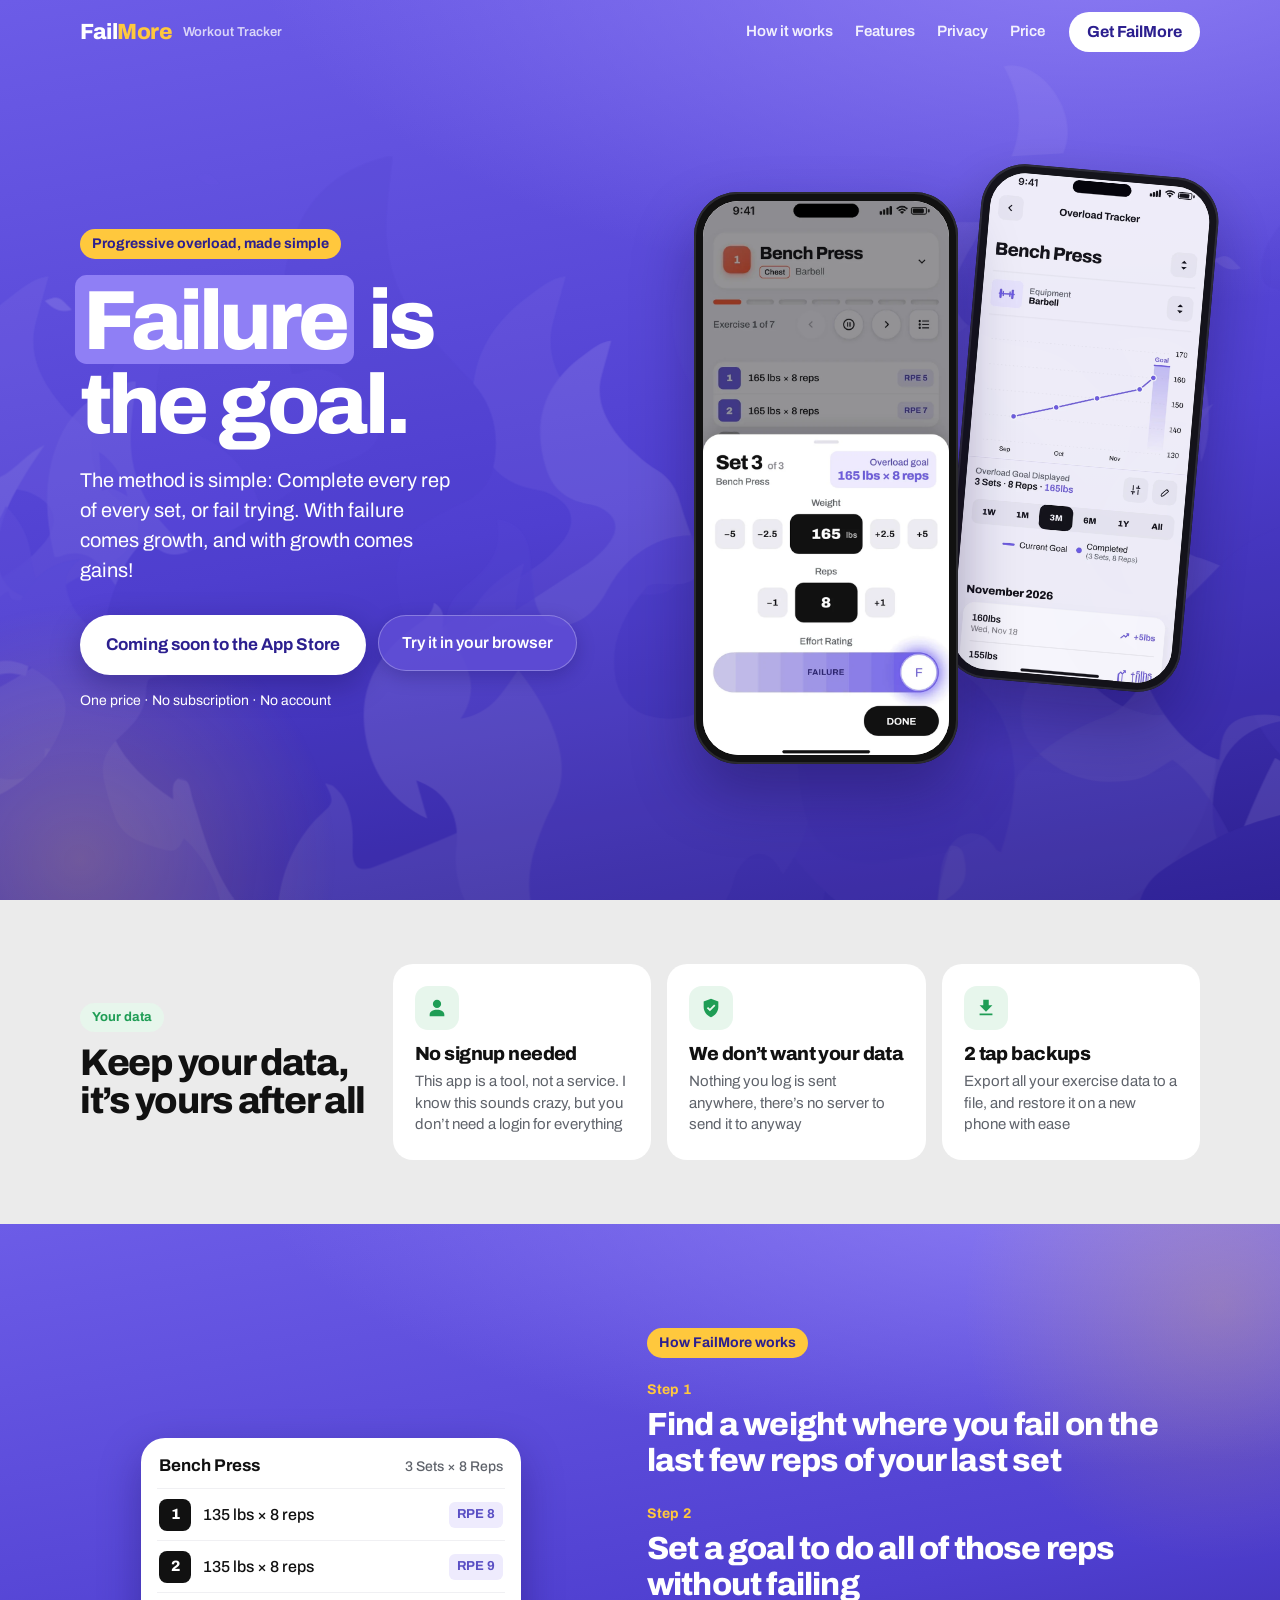
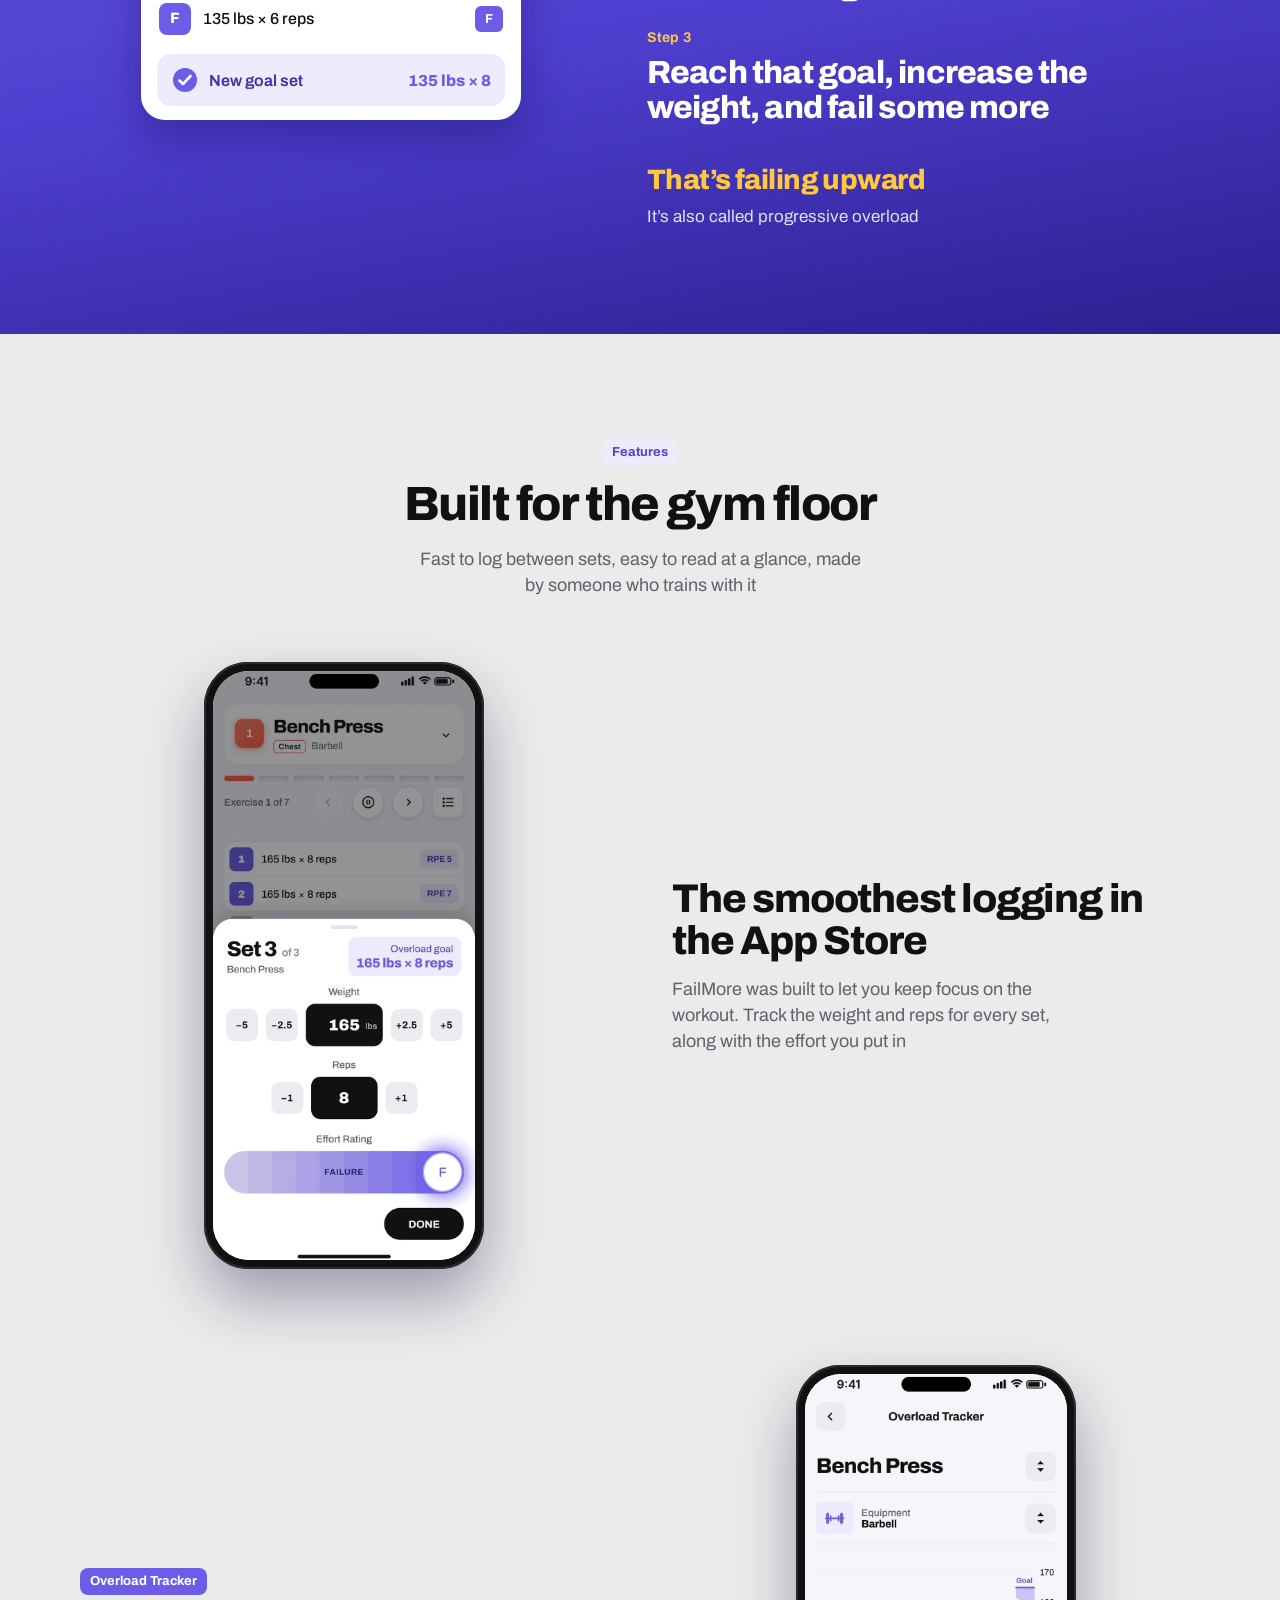
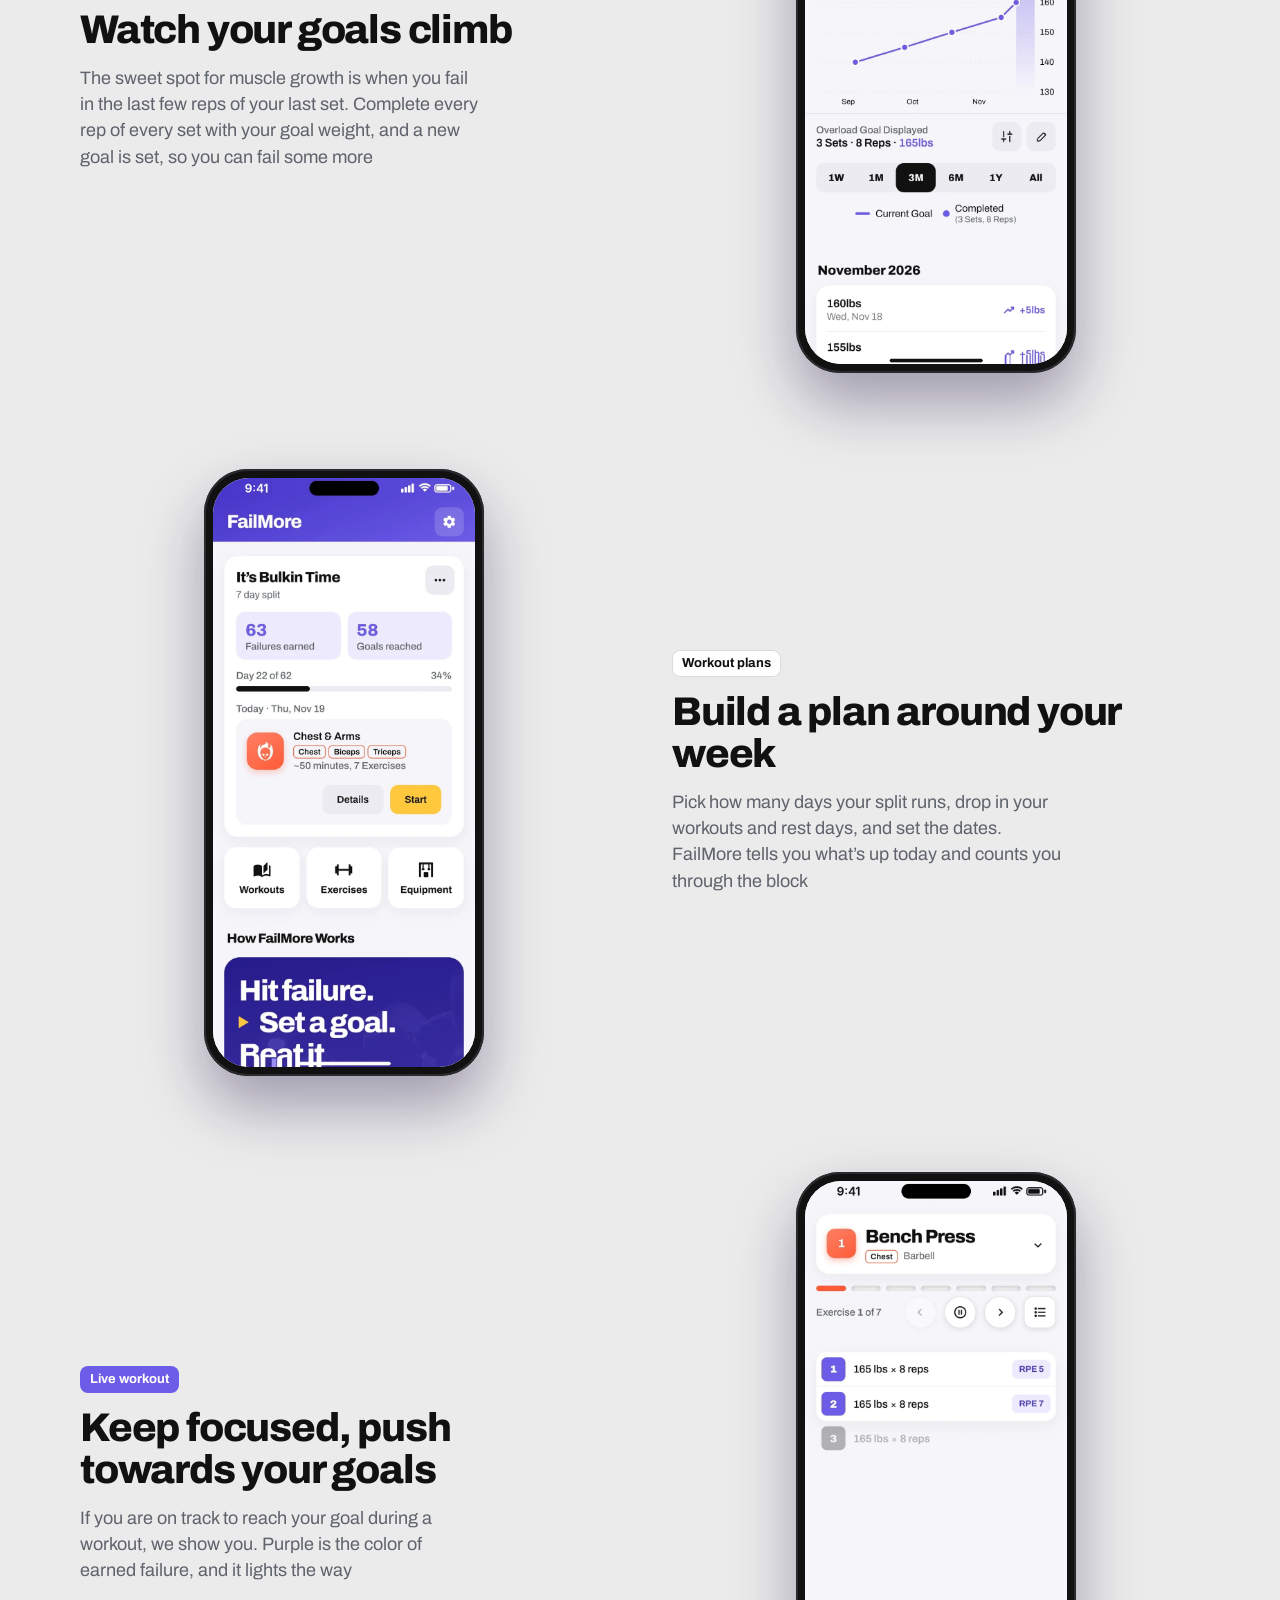
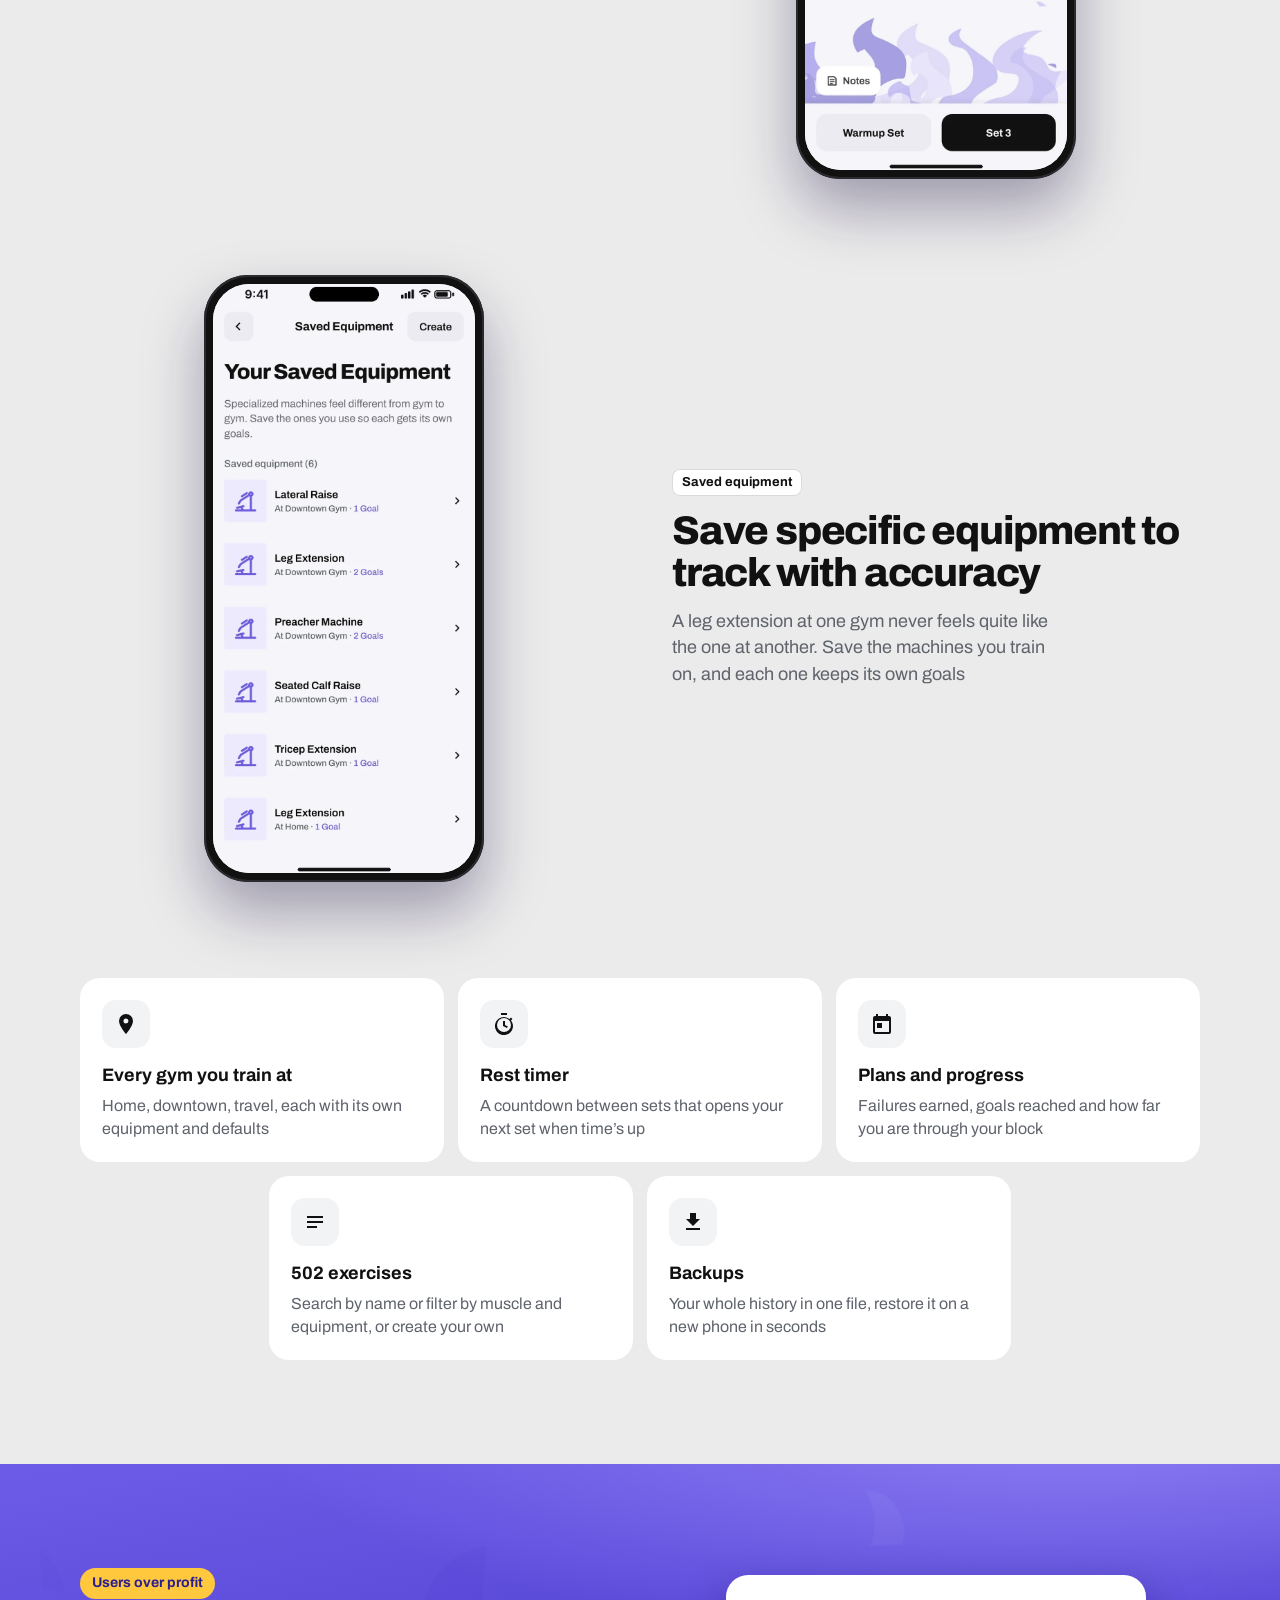
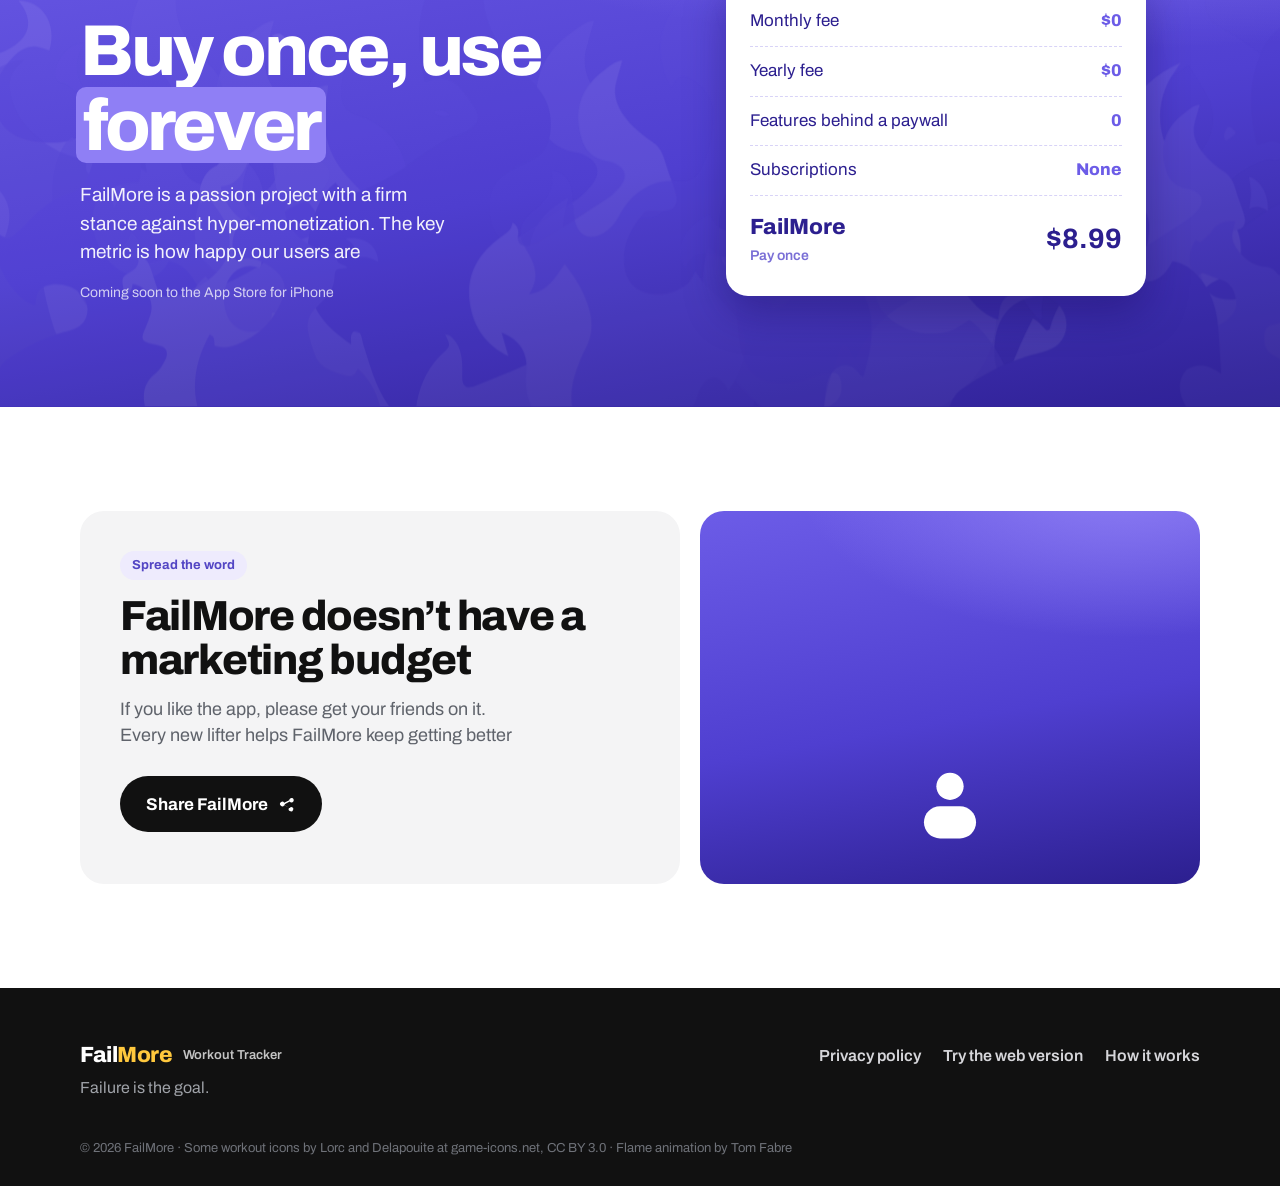
<file: index.html>
<!doctype html>
<html lang="en">
<head>
  <meta charset="utf-8">
  <meta name="viewport" content="width=device-width, initial-scale=1, viewport-fit=cover">
  <title>FailMore: Workout Tracker</title>
  <meta name="description" content="FailMore is a workout tracker that turns your hardest set into your next goal. One price, no subscription, no account, and your data never leaves your phone.">
  <meta name="theme-color" content="#6c5ce7">
  <meta property="og:title" content="FailMore: Failure is the goal.">
  <meta property="og:description" content="FailMore is a quality workout tracker. It’s only $8.99, no subscription. You should get it too!">
  <meta property="og:url" content="https://failmore.app/">
  <meta property="og:image" content="https://failmore.app/assets/og.jpg">
  <link rel="canonical" href="https://failmore.app/">
  <meta property="og:image:width" content="2400">
  <meta property="og:image:height" content="1260">
  <meta name="twitter:card" content="summary_large_image">
  <link rel="icon" href="assets/favicon.svg" type="image/svg+xml">
  <link rel="preload" href="assets/fonts/archivo-latin-wght-normal.woff2" as="font" type="font/woff2" crossorigin>
  <link rel="stylesheet" href="site.css">
</head>
<body>

<!-- ============ NAV ============ -->
<header class="nav" data-nav>
  <a class="logo" href="#top" aria-label="FailMore home">Fail<span>More</span><small>Workout Tracker</small></a>
  <nav class="nav-links" aria-label="Sections">
    <a href="#how">How it works</a>
    <a href="#features">Features</a>
    <a href="#privacy">Privacy</a>
    <a href="#price">Price</a>
  </nav>
  <a class="nav-cta" href="#price">Get FailMore</a>
</header>

<main id="top">

<!-- ============ HERO (vibrant) ============ -->
<section class="hero vib">
  <div class="flame" data-flame></div>
  <div class="glow"></div>
  <div class="wrap hero-grid">
    <div class="hero-copy rise">
      <span class="kicker">Progressive overload, made simple</span>
      <h1><span class="fbox">Failure</span> is<br>the goal.</h1>
      <p class="lead">The method is simple: Complete every rep of every set, or fail trying. With failure comes growth, and with growth comes gains!</p>
      <div class="cta-row">
        <a class="btn" href="#price">Coming soon to the App Store</a>
        <a class="btn2" href="https://ethanholzer.github.io/failup/" target="_blank" rel="noopener">Try it in your browser</a>
      </div>
      <p class="fine">One price · No subscription · No account</p>
    </div>
    <div class="hero-phones">
      <figure class="phone phone-back float-slow"><img src="assets/shots/tracker.webp" alt="The Overload Tracker graph for Bench Press, climbing from 135 to 165 pounds"></figure>
      <figure class="phone phone-front float"><img src="assets/shots/logger.webp" alt="The set logger on set 3 of Bench Press, with a 165 pound goal to beat and the effort slider on F"></figure>
    </div>
  </div>
</section>

<!-- ============ PRIVACY (simple) ============ -->
<section class="sec cream data-sec" id="privacy">
  <div class="wrap data-row">
    <div class="data-head">
      <span class="pill green">Your data</span>
      <h2>Keep your data, it’s yours after all</h2>
    </div>
    <div class="col reveal">
      <span class="col-ic"><svg viewBox="0 0 24 24"><path d="M12 12a4.5 4.5 0 1 0 0-9 4.5 4.5 0 0 0 0 9Zm0 2c-4.4 0-8 2.2-8 5v2h16v-2c0-2.8-3.6-5-8-5Z"/></svg></span>
      <h3>No signup needed</h3>
      <p>This app is a tool, not a service. I know this sounds crazy, but you don’t need a login for everything</p>
    </div>
    <div class="col reveal">
      <span class="col-ic"><svg viewBox="0 0 24 24"><path d="M12 2 4 5v6c0 5 3.4 9.4 8 11 4.6-1.6 8-6 8-11V5l-8-3Zm-1.2 13.6-3.4-3.4 1.4-1.4 2 2 4.6-4.6 1.4 1.4-6 6Z"/></svg></span>
      <h3>We don’t want your data</h3>
      <p>Nothing you log is sent anywhere, there’s no server to send it to anyway</p>
    </div>
    <div class="col reveal">
      <span class="col-ic"><svg viewBox="0 0 24 24"><path d="M19 9h-4V3H9v6H5l7 7 7-7ZM5 18v2h14v-2H5Z"/></svg></span>
      <h3>2 tap backups</h3>
      <p>Export all your exercise data to a file, and restore it on a new phone with ease</p>
    </div>
  </div>
</section>

<!-- ============ HOW IT WORKS (vibrant) ============ -->
<section class="sec vib how" id="how">
  <div class="glow glow-r"></div>
  <div class="wrap how-grid">
    <div class="how-demo">
      <div class="trk" data-trk>
        <div class="trk-head"><span>Bench Press</span><span class="trk-vol">3 Sets × 8 Reps</span></div>
        <div class="trk-row" style="--d:.5s"><span class="trk-n">1</span><span class="trk-t">135 lbs × 8 reps</span><span class="trk-tag">RPE 8</span></div>
        <div class="trk-row" style="--d:1.1s"><span class="trk-n">2</span><span class="trk-t">135 lbs × 8 reps</span><span class="trk-tag">RPE 9</span></div>
        <div class="trk-row f" style="--d:1.7s"><span class="trk-n">F</span><span class="trk-t">135 lbs × 6 reps</span><span class="trk-tag">F</span></div>
        <div class="trk-goal"><svg viewBox="0 0 28 28"><circle cx="14" cy="14" r="12"/><path d="M8.5 14.5l3.5 3.5 7.5-8" pathLength="100"/></svg><span>New goal set</span><b>135 lbs × 8</b></div>
      </div>
    </div>
    <div class="how-copy">
      <span class="kicker">How FailMore works</span>
      <ol class="hsteps">
        <li><span class="hs-k">Step 1</span><h2>Find a weight where you fail on the last few reps of your last set</h2></li>
        <li><span class="hs-k">Step 2</span><h2>Set a goal to do all of those reps without failing</h2></li>
        <li><span class="hs-k">Step 3</span><h2>Reach that goal, increase the weight, and fail some more</h2></li>
      </ol>
      <p class="glitch" data-text="That’s failing upward">That’s failing upward</p>
      <p class="after">It’s also called progressive overload</p>
    </div>
  </div>
</section>

<!-- ============ FEATURES (simple, app flow style) ============ -->
<section class="sec cream" id="features">
  <div class="wrap">
    <div class="sec-head center">
      <span class="pill">Features</span>
      <h2>Built for the gym floor</h2>
      <p>Fast to log between sets, easy to read at a glance, made by someone who trains with it</p>
    </div>

    <article class="feat reveal">
      <figure class="phone"><video src="assets/shots/logger-slide.mp4" poster="assets/shots/logger.webp" autoplay muted loop playsinline preload="metadata" aria-label="The set logger, with the effort slider sliding from failure down to easy and back"></video></figure>
      <div class="feat-copy">
        <h3>The smoothest logging in the App Store</h3>
        <p>FailMore was built to let you keep focus on the workout. Track the weight and reps for every set, along with the effort you put in</p>
      </div>
    </article>

    <article class="feat flip reveal">
      <figure class="phone"><img src="assets/shots/tracker.webp" alt="Overload Tracker with past and current goals" loading="lazy"></figure>
      <div class="feat-copy">
        <span class="tag purple">Overload Tracker</span>
        <h3>Watch your goals climb</h3>
        <p>The sweet spot for muscle growth is when you fail in the last few reps of your last set. Complete every rep of every set with your goal weight, and a new goal is set, so you can fail some more</p>
      </div>
    </article>

    <article class="feat reveal">
      <figure class="phone"><img src="assets/shots/home.webp" alt="The FailMore home screen with an active 7 day split, day 22 of 62, 63 failures earned and 58 goals reached, and today’s workout ready to start" loading="lazy"></figure>
      <div class="feat-copy">
        <span class="tag">Workout plans</span>
        <h3>Build a plan around your week</h3>
        <p>Pick how many days your split runs, drop in your workouts and rest days, and set the dates. FailMore tells you what’s up today and counts you through the block</p>
      </div>
    </article>

    <article class="feat flip reveal">
      <figure class="phone"><img src="assets/shots/session.webp" alt="A live workout with a purple flame rising behind the logged sets" loading="lazy"></figure>
      <div class="feat-copy">
        <span class="tag purple">Live workout</span>
        <h3>Keep focused, push towards your goals</h3>
        <p>If you are on track to reach your goal during a workout, we show you. Purple is the color of earned failure, and it lights the way</p>
      </div>
    </article>

    <article class="feat reveal">
      <figure class="phone"><img src="assets/shots/equipment.webp" alt="Saved Equipment: Lateral Raise, Leg Extension, Preacher Machine, Seated Calf Raise and Tricep Extension machines, each with its own goals" loading="lazy"></figure>
      <div class="feat-copy">
        <span class="tag">Saved equipment</span>
        <h3>Save specific equipment to track with accuracy</h3>
        <p>A leg extension at one gym never feels quite like the one at another. Save the machines you train on, and each one keeps its own goals</p>
      </div>
    </article>

    <div class="grid6">
      <div class="card reveal"><span class="cic"><svg viewBox="0 0 24 24"><path d="M12 2a7 7 0 0 0-7 7c0 5 7 13 7 13s7-8 7-13a7 7 0 0 0-7-7Zm0 9.5A2.5 2.5 0 1 1 12 6.5a2.5 2.5 0 0 1 0 5Z"/></svg></span><b>Every gym you train at</b><p>Home, downtown, travel, each with its own equipment and defaults</p></div>
      <div class="card reveal"><span class="cic"><svg viewBox="0 0 24 24"><path d="M15 1H9v2h6V1Zm4 7.4 1.4-1.4L19 5.6l-1.4 1.4A9 9 0 1 0 19 8.4ZM12 20a7 7 0 1 1 0-14 7 7 0 0 1 0 14Zm1-11h-2v5l4 2 .8-1.6-2.8-1.4V9Z"/></svg></span><b>Rest timer</b><p>A countdown between sets that opens your next set when time’s up</p></div>
      <div class="card reveal"><span class="cic"><svg viewBox="0 0 24 24"><path d="M19 4h-1V2h-2v2H8V2H6v2H5a2 2 0 0 0-2 2v14a2 2 0 0 0 2 2h14a2 2 0 0 0 2-2V6a2 2 0 0 0-2-2Zm0 16H5V9h14v11ZM7 11h5v5H7z"/></svg></span><b>Plans and progress</b><p>Failures earned, goals reached and how far you are through your block</p></div>
      <div class="card reveal"><span class="cic"><svg viewBox="0 0 24 24"><path d="M4 6h16v2H4zM4 11h16v2H4zM4 16h10v2H4z"/></svg></span><b>502 exercises</b><p>Search by name or filter by muscle and equipment, or create your own</p></div>
      <div class="card reveal"><span class="cic"><svg viewBox="0 0 24 24"><path d="M19 9h-4V3H9v6H5l7 7 7-7ZM5 18v2h14v-2H5Z"/></svg></span><b>Backups</b><p>Your whole history in one file, restore it on a new phone in seconds</p></div>
    </div>
  </div>
</section>

<!-- ============ MADE TO BE USED (vibrant) ============ -->
<section class="sec vib price" id="price">
  <div class="flame flame-soft" data-flame></div>
  <div class="wrap price-grid">
    <div class="price-copy">
      <span class="kicker">Users over profit</span>
      <h2>Buy once, use <span class="fbox">forever</span></h2>
      <p class="lead">FailMore is a passion project with a firm stance against hyper-monetization. The key metric is how happy our users are</p>
      <p class="fine">Coming soon to the App Store for iPhone</p>
    </div>
    <div class="receipt reveal">
      <div class="rc-row"><span>Monthly fee</span><b>$0</b></div>
      <div class="rc-row"><span>Yearly fee</span><b>$0</b></div>
      <div class="rc-row"><span>Features behind a paywall</span><b>0</b></div>
      <div class="rc-row"><span>Subscriptions</span><b>None</b></div>
      <div class="rc-total"><span class="rc-name">FailMore<small>Pay once</small></span><b data-price>$8.99</b></div>
    </div>
  </div>
</section>

<!-- ============ SPREAD THE WORD (simple) ============ -->
<section class="sec white">
  <div class="wrap word-grid">
    <div class="word-card reveal">
      <span class="pill">Spread the word</span>
      <h2>FailMore doesn’t have a marketing budget</h2>
      <p>If you like the app, please get your friends on it. Every new lifter helps FailMore keep getting better</p>
      <button class="btn dark" data-share>Share FailMore <svg viewBox="0 0 24 24" aria-hidden="true"><path d="M18 16a3 3 0 0 0-2.4 1.2l-6.7-3.4a3 3 0 0 0 0-1.6l6.7-3.4A3 3 0 1 0 15 7l-6.7 3.4a3 3 0 1 0 0 3.2L15 17a3 3 0 1 0 3-1Z"/></svg></button>
    </div>
    <div class="share-card vib reveal" aria-hidden="true">
      <div class="share-anim" data-share-anim></div>
    </div>
  </div>
</section>

</main>

<footer class="foot">
  <div class="wrap foot-grid">
    <div><a class="logo" href="#top">Fail<span>More</span><small>Workout Tracker</small></a><p>Failure is the goal.</p></div>
    <nav aria-label="Footer">
      <a href="privacy.html">Privacy policy</a>
      <a href="https://ethanholzer.github.io/failup/" target="_blank" rel="noopener">Try the web version</a>
      <a href="#how">How it works</a>
    </nav>
  </div>
  <p class="wrap credits">© 2026 FailMore · Some workout icons by Lorc and Delapouite at game-icons.net, CC BY 3.0 · Flame animation by Tom Fabre</p>
</footer>

<div class="toast" data-toast role="status" aria-live="polite"></div>

<script src="assets/vendor/lottie_light.min.js" defer></script>
<script src="site.js" defer></script>
</body>
</html>
</file>
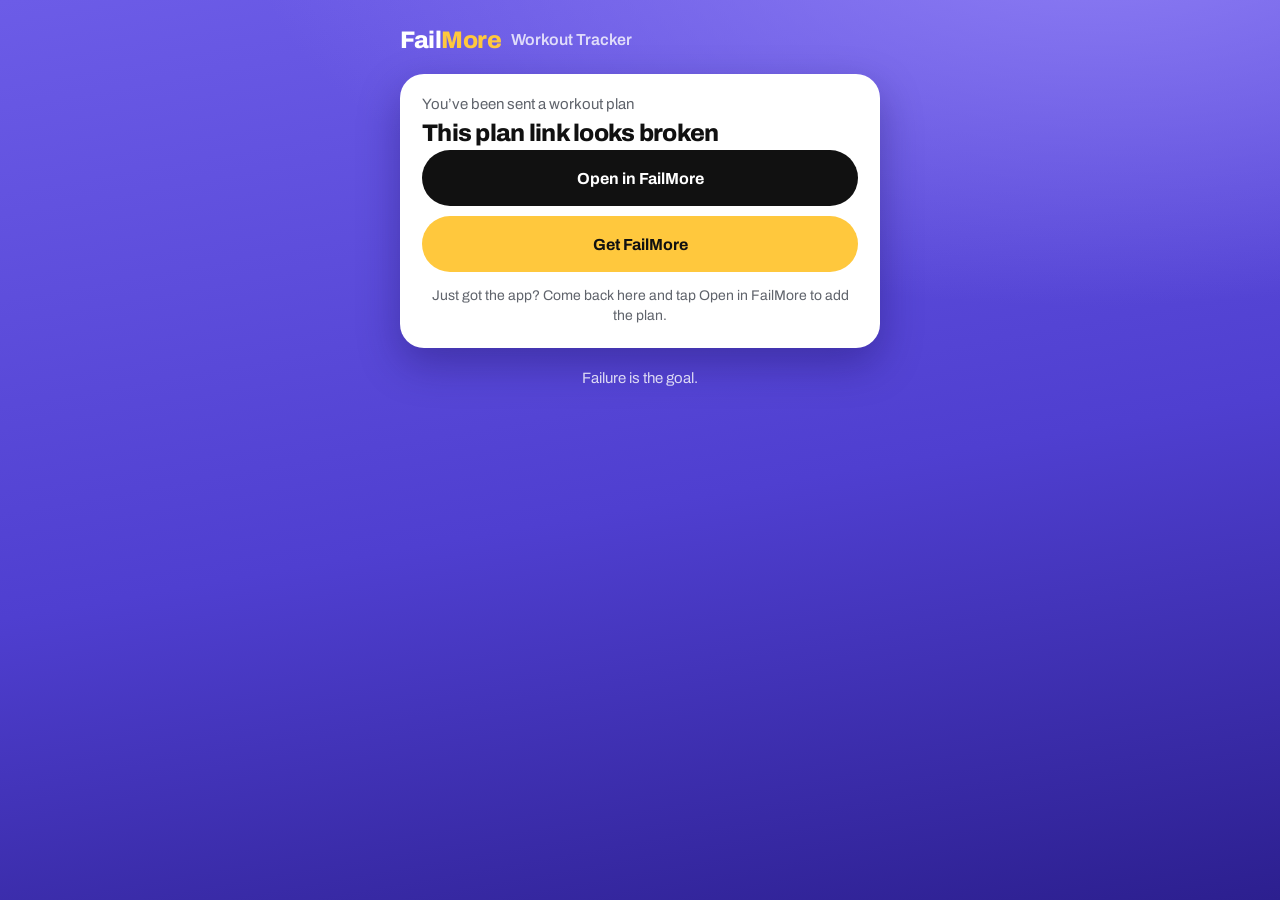
<file: plan/index.html>
<!doctype html>
<html lang="en">
<head>
  <meta charset="utf-8">
  <meta name="viewport" content="width=device-width, initial-scale=1, viewport-fit=cover">
  <title>Sent from FailMore</title>
  <meta name="description" content="Someone sent you a FailMore workout plan. Open it in FailMore and start it on your own schedule.">
  <meta name="theme-color" content="#6c5ce7">
  <meta property="og:title" content="You’ve been sent a FailMore workout plan">
  <meta property="og:description" content="Open it in FailMore and do it together. Failure is the goal.">
  <meta property="og:image" content="https://failmore.app/assets/og.jpg">
  <meta name="twitter:card" content="summary_large_image">
  <meta name="robots" content="noindex">
  <link rel="icon" href="../assets/favicon.svg" type="image/svg+xml">
  <script src="../assets/workout-icons.js"></script>
  <style>
    @font-face { font-family: 'Archivo'; src: url('../assets/fonts/archivo-latin-wght-normal.woff2') format('woff2'); font-weight: 100 900; font-display: swap; }
    :root { --ink: #111; --sec: #5f636b; --purple: #6c5ce7; --lilac: #eeebfd; --yellow: #FFC83D; --bg: #f4f4f7;
      --vib: radial-gradient(120% 80% at 85% -10%, #8f7ff5 0%, rgba(143,127,245,0) 55%), linear-gradient(170deg, #6c5ce7 0%, #4f3fd0 55%, #2c1f8f 100%); }
    * { box-sizing: border-box; }
    body { margin: 0; min-height: 100dvh; font-family: 'Archivo', -apple-system, system-ui, sans-serif; color: var(--ink); background: var(--vib); -webkit-font-smoothing: antialiased; }
    .wrap { width: min(480px, 100% - 32px); margin-inline: auto; padding: max(28px, env(safe-area-inset-top)) 0 max(32px, env(safe-area-inset-bottom)); }
    .brand { display: flex; align-items: center; gap: 10px; margin-bottom: 22px; line-height: 1; }
    .logo { display: inline-block; line-height: 1; color: #fff; font-size: 1.5rem; font-weight: 800; letter-spacing: -.02em; text-decoration: none; }
    .brand-sub { color: rgba(255,255,255,.78); font-size: 1rem; font-weight: 600; line-height: 1; }
    .logo span { color: var(--yellow); }
    .card { background: #fff; border-radius: 24px; padding: 22px; box-shadow: 0 16px 40px rgba(20,10,80,.35); }
    .eyebrow { font-size: .9375rem; color: var(--sec); margin: 0 0 6px; }
    h1 { margin: 0; font-size: 1.875rem; line-height: 1.1; letter-spacing: -.03em; font-weight: 800; }
    .meta { margin: 8px 0 18px; color: var(--sec); font-size: .9375rem; }
    .lineup { list-style: none; margin: 0 0 20px; padding: 6px 14px; background: var(--bg); border-radius: 16px; }
    .lineup li { display: flex; align-items: center; gap: 12px; padding: 10px 0; }
    .lineup li + li { border-top: 1px solid #e6e5ee; }
    .badge { width: 30px; height: 30px; border-radius: 50%; display: grid; place-items: center; flex: none; font-weight: 700; font-size: .8125rem; color: #fff; }
    .badge.sq { border-radius: 8px; background: linear-gradient(145deg, color-mix(in srgb, var(--wc) 78%, #fff) 0%, var(--wc) 100%); }   /* numbered tiles, like a live workout */
    .badge.rest { background: #fff; border: 2px solid #c9c7d3; color: var(--ink); }
    .day b { display: block; font-size: 1rem; }
    .day small { color: var(--sec); font-size: .875rem; }
    .btn { display: flex; align-items: center; justify-content: center; height: 56px; border-radius: 999px; font: inherit; font-weight: 700; font-size: 1rem; text-decoration: none; transition: transform .12s ease; }
    .btn:active { transform: scale(.97); }
    .btn.primary { background: var(--ink); color: #fff; }
    .btn.store { background: var(--yellow); color: var(--ink); margin-top: 10px; }
    .note { margin: 14px 4px 0; color: var(--sec); font-size: .875rem; line-height: 1.4; text-align: center; }
    .broken h1 { font-size: 1.5rem; }
    .title { display: flex; align-items: flex-start; gap: 14px; }   /* the icon stays beside the name even when the tags wrap */
    .tblock { min-width: 0; padding-top: 2px; }
    .title #mark { display: flex; }
    .title #mark:empty { display: none; }
    .mark-grid { display: block; flex: none; }
    .tile { width: 52px; height: 52px; border-radius: 14px; display: grid; place-items: center; flex: none; color: #fff; }
    .tile svg { width: 32px; height: 32px; }
    .tags { display: flex; flex-wrap: wrap; gap: 6px; margin: 4px 0 0; }
    .lineup { margin-top: 18px !important; }
    .mtag { padding: 3px 9px; border-radius: 6px; font-size: .8125rem; font-weight: 600; color: var(--ink); box-shadow: inset 0 0 0 1px var(--wc); }
    .tag { color: rgba(255,255,255,.8); text-align: center; margin-top: 22px; font-size: .9375rem; }
  </style>
</head>
<body>
  <div class="wrap">
    <div class="brand"><a class="logo" href="/">Fail<span>More</span></a><span class="brand-sub">Workout Tracker</span></div>
    <div class="card" id="card">
      <p class="eyebrow" id="eyebrow">You’ve been sent a workout plan</p>
      <div class="title"><span id="mark"></span><div class="tblock"><h1 id="name">Loading your plan</h1><div class="tags" id="tags" hidden></div></div></div>
      <ul class="lineup" id="lineup" hidden></ul>
      <a class="btn primary" id="open" href="#">Open in FailMore</a>
      <a class="btn store" id="store" href="/#price">Get FailMore</a>
      <p class="note" id="note">Just got the app? Come back here and tap Open in FailMore to add the plan.</p>
    </div>
    <p class="tag">Failure is the goal.</p>
  </div>
<script>
  // Set this once FailMore is live in the App Store.
  const APP_STORE_URL = '';
  const code = (location.hash.match(/^#([0-9A-Za-z_-]{8,})$/) || [])[1];
  const $ = id => document.getElementById(id);
  const esc = s => String(s).replace(/[&<>"']/g, c => ({ '&': '&amp;', '<': '&lt;', '>': '&gt;', '"': '&quot;', "'": '&#39;' }[c]));
  if (APP_STORE_URL) { $('store').href = APP_STORE_URL; $('store').textContent = 'Get FailMore on the App Store'; }
  const unb64 = s => { const b = atob(s.replace(/-/g, '+').replace(/_/g, '/') + '==='.slice((s.length + 3) % 4)); return Uint8Array.from(b, c => c.charCodeAt(0)); };
  async function unpack(c) {
    let bytes = unb64(c.slice(1));
    if (c[0] === '1') bytes = new Uint8Array(await new Response(new Blob([bytes]).stream().pipeThrough(new DecompressionStream('deflate-raw'))).arrayBuffer());
    return JSON.parse(new TextDecoder().decode(bytes));
  }
  // a workout's tile: its icon on its color, lighter at the top left (same as the app)
  const tile = w => `<span class="tile" style="background:linear-gradient(145deg, color-mix(in srgb, ${esc(w.c)} 78%, #fff) 0%, ${esc(w.c)} 100%)">${(window.FM_ICONS || {})[w.i] || ''}</span>`;
  // a plan's mark: one square per day of the split in that day's workout color, 3 rows, filled column by column
  function planGrid(p) {
    const days = p.d.slice(0, 10), ROWS = 3, cell = 11, gap = 2.5, n = days.length, rows = Math.min(ROWS, n), cols = Math.ceil(n / ROWS);
    const W = cols * cell + (cols - 1) * gap, H = ROWS * cell + (ROWS - 1) * gap, top = (ROWS - rows) * (cell + gap) / 2;
    const col = d => d === 'r' || !p.w[d] ? '#dddbe6' : esc(p.w[d].c || '#dddbe6');
    return `<svg class="mark-grid" width="${W}" height="${H}" viewBox="0 0 ${W} ${H}" aria-hidden="true">${days.map((d, i) => `<rect x="${Math.floor(i / ROWS) * (cell + gap)}" y="${top + (i % ROWS) * (cell + gap)}" width="${cell}" height="${cell}" rx="2.5" fill="${col(d)}"/>`).join('')}</svg>`;
  }
  function broken() {
    $('card').classList.add('broken');
    $('name').textContent = 'This plan link looks broken';
    $('open').hidden = true;
  }
  (async () => {
    if (!code) return broken();
    let p; try { p = await unpack(code); } catch { return broken(); }
    const kind = p && p.k === 'w' ? 'workout' : 'plan';
    if (!p || !p.n || !Array.isArray(p.w) || (kind === 'plan' && !Array.isArray(p.d))) return broken();
    $('open').href = `failmore://${kind}#` + code;   // the app's own link (works even before universal links are on)
    if (kind === 'workout') {   // one workout: its exercises
      const w = p.w[0];
      document.title = `${p.n}: a FailMore workout`;
      $('eyebrow').textContent = 'You’ve been sent a workout';
      $('note').textContent = 'Just got the app? Come back here and tap Open in FailMore to add the workout.';
      $('name').textContent = p.n;
      $('mark').innerHTML = tile(w);
      const muscles = [...new Set(w.x.map(e => e[2]).filter(Boolean))];
      if (muscles.length) { $('tags').innerHTML = muscles.map(m => `<span class="mtag" style="--wc:${esc(w.c)}">${esc(m)}</span>`).join(''); $('tags').hidden = false; }
      $('lineup').innerHTML = w.x.map((e, i) => `<li><span class="badge sq" style="--wc:${esc(w.c || '#6c5ce7')}">${i + 1}</span><span class="day"><b>${esc(e[1])}</b><small>${e[4]} × ${e[5]} · ${esc(e[3])}</small></span></li>`).join('');
      $('lineup').hidden = false;
      return;
    }
    document.title = `${p.n}: a FailMore workout plan`;
    $('name').textContent = p.n;
    $('mark').innerHTML = planGrid(p);
    $('lineup').innerHTML = p.d.map((d, i) => {
      const w = d === 'r' ? null : p.w[d];
      return w ? `<li><span class="badge" style="background:${esc(w.c || '#6c5ce7')}">${i + 1}</span><span class="day"><b>${esc(w.n)}</b><small>${w.x.length} exercise${w.x.length === 1 ? '' : 's'}</small></span></li>`
               : `<li><span class="badge rest">${i + 1}</span><span class="day"><b>Rest day</b><small>Recovery</small></span></li>`;
    }).join('');
    $('lineup').hidden = false;
  })();
</script>
</body>
</html>
</file>
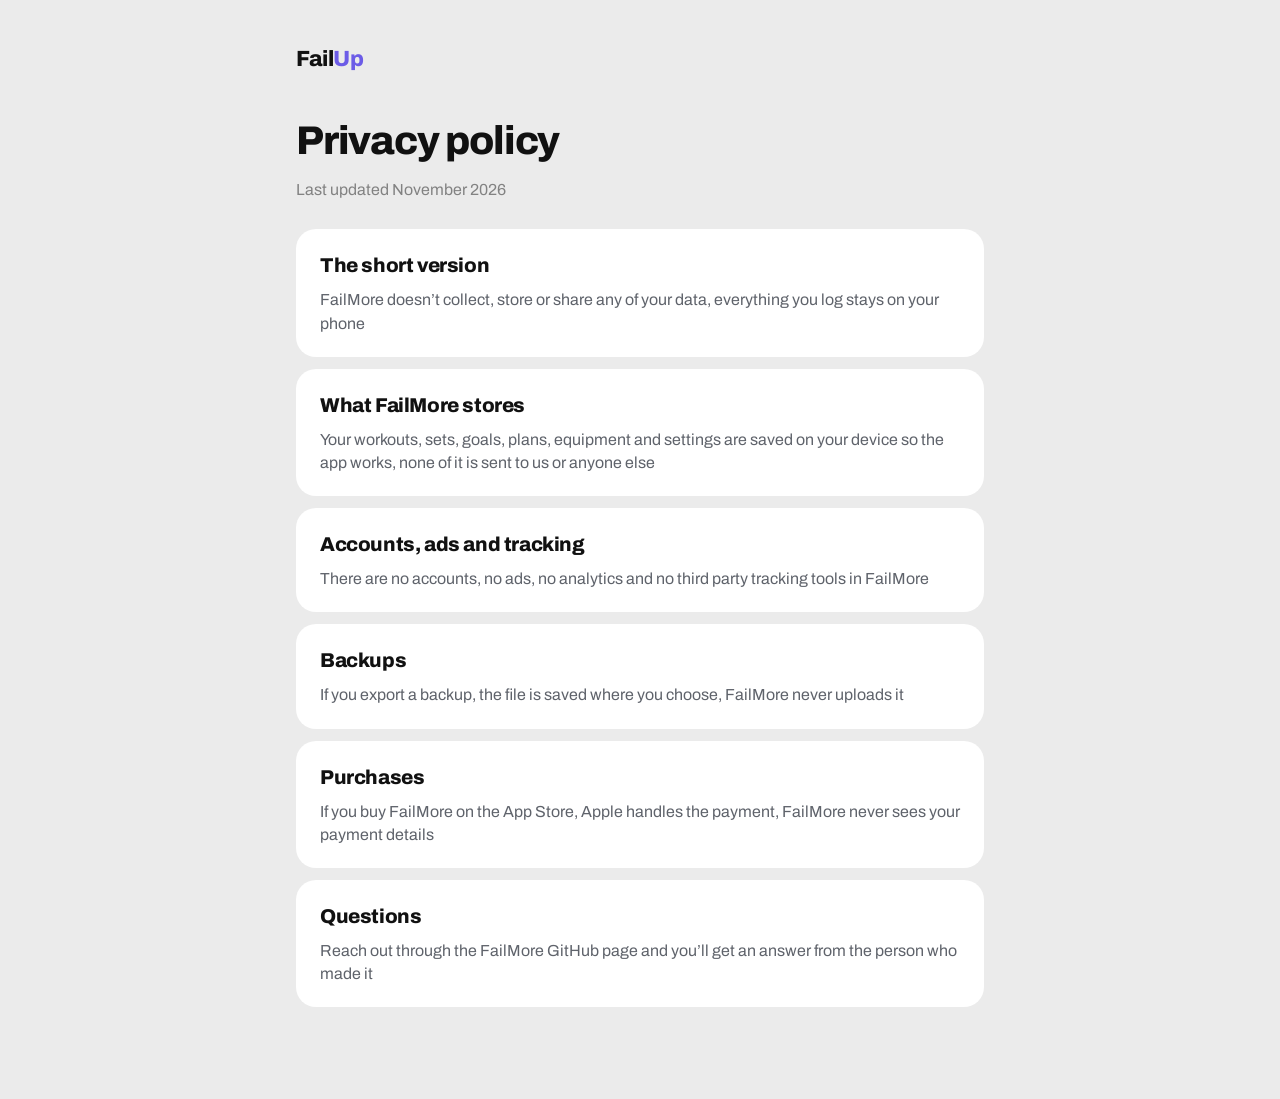
<file: privacy.html>
<!doctype html>
<html lang="en">
<head>
  <meta charset="utf-8">
  <meta name="viewport" content="width=device-width, initial-scale=1">
  <title>FailMore privacy policy</title>
  <link rel="icon" href="assets/favicon.svg" type="image/svg+xml">
  <link rel="stylesheet" href="site.css">
  <style>
    body { background: var(--bg); }
    .doc { max-width: 720px; margin: 0 auto; padding: 48px 16px 80px; }
    .doc .logo { color: var(--ink); } .doc .logo span { color: var(--purple); }
    .doc h1 { font-size: 2.5rem; margin: 40px 0 8px; }
    .doc .date { color: var(--sub); margin: 0 0 28px; }
    .doc section { background: #fff; border-radius: 20px; padding: 22px 24px; margin-bottom: 12px; }
    .doc h2 { font-size: 1.25rem; letter-spacing: -.02em; }
    .doc p { color: var(--sec); margin: 8px 0 0; }
  </style>
</head>
<body>
  <main class="doc">
    <a class="logo" href="index.html">Fail<span>Up</span></a>
    <h1>Privacy policy</h1>
    <p class="date">Last updated November 2026</p>
    <section><h2>The short version</h2><p>FailMore doesn’t collect, store or share any of your data, everything you log stays on your phone</p></section>
    <section><h2>What FailMore stores</h2><p>Your workouts, sets, goals, plans, equipment and settings are saved on your device so the app works, none of it is sent to us or anyone else</p></section>
    <section><h2>Accounts, ads and tracking</h2><p>There are no accounts, no ads, no analytics and no third party tracking tools in FailMore</p></section>
    <section><h2>Backups</h2><p>If you export a backup, the file is saved where you choose, FailMore never uploads it</p></section>
    <section><h2>Purchases</h2><p>If you buy FailMore on the App Store, Apple handles the payment, FailMore never sees your payment details</p></section>
    <section><h2>Questions</h2><p>Reach out through the FailMore GitHub page and you’ll get an answer from the person who made it</p></section>
  </main>
</body>
</html>
</file>
<file: site.css>
/* FailUp marketing site. Same tokens as the app (styles.css in the app repo). */
@font-face { font-family: 'Archivo'; font-weight: 100 900; font-style: normal; font-display: swap; src: url('assets/fonts/archivo-latin-wght-normal.woff2') format('woff2'); }

:root {
  --bg: #ebebeb; --bg-soft: #f4f4f5; --surface: #fff; --field: #f2f3f4; --hair: #ececee;
  --ink: #111; --sec: #5f636b; --sub: #828282;
  --purple: #6c5ce7; --purple-dk: #5346c4; --deep: #2c1f8f; --lilac: #eeebfd; --fbox: #8f7ff5;
  --yellow: #FFC83D; --green: #1f9d55; --green-bg: #e7f6ec;
  --r-card: 20px; --shadow: 0 8px 24px rgba(20,20,23,.08); --shadow-lg: 0 16px 40px rgba(20,10,80,.35);
  --sans: 'Archivo', -apple-system, system-ui, 'Segoe UI', Roboto, sans-serif;
  --vib: radial-gradient(120% 80% at 85% -10%, #8f7ff5 0%, rgba(143,127,245,0) 55%), linear-gradient(170deg, #6c5ce7 0%, #4f3fd0 55%, #2c1f8f 100%);
}
* { box-sizing: border-box; }
html { scroll-behavior: smooth; scroll-padding-top: 76px; }
body { margin: 0; overflow-x: clip; font-family: var(--sans); color: var(--ink); background: var(--bg); -webkit-font-smoothing: antialiased; line-height: 1.45; }
img { display: block; max-width: 100%; }
a { color: inherit; }
h1, h2, h3 { margin: 0; letter-spacing: -.03em; font-weight: 800; }
.wrap { width: min(1120px, 100% - 32px); margin-inline: auto; }

/* ---------- nav ---------- */
.nav { position: fixed; inset: 0 0 auto; z-index: 50; height: 64px; display: flex; align-items: center; gap: 24px; padding: 0 max(16px, calc((100% - 1120px) / 2)); color: #fff; transition: background .25s, color .25s, box-shadow .25s; }
.nav.solid { background: rgba(255,255,255,.94); color: var(--ink); box-shadow: 0 2px 8px rgba(20,20,23,.08); backdrop-filter: blur(10px); -webkit-backdrop-filter: blur(10px); }
.logo { display: inline-flex; align-items: center; font-size: 1.375rem; font-weight: 800; letter-spacing: -.02em; line-height: 1; text-decoration: none; }
.logo span { color: var(--yellow); }
.nav.solid .logo span { color: var(--purple); }
.logo small { margin-left: 10px; font-size: .8125rem; font-weight: 600; letter-spacing: 0; line-height: 1; opacity: .75; position: relative; top: .06em; }
@media (max-width: 380px) { .nav .logo small { display: none; } }
.nav-links { display: flex; gap: 22px; margin-left: auto; }
.nav-links a { text-decoration: none; font-weight: 600; font-size: .9375rem; opacity: .9; }
.nav-links a:hover { opacity: 1; text-decoration: underline; text-underline-offset: 4px; }
.nav-cta { height: 40px; padding: 0 18px; border-radius: 20px; background: #fff; color: var(--deep); font-weight: 700; display: inline-flex; align-items: center; text-decoration: none; transition: transform .15s; }
.nav.solid .nav-cta { background: #111; color: #fff; }
.nav-cta:active, .btn:active, .btn2:active { transform: scale(.96); }
@media (max-width: 760px) { .nav-links { display: none; } .nav-cta { margin-left: auto; } }

/* ---------- shared bits ---------- */
.vib { position: relative; overflow: hidden; color: #fff; background: var(--vib); isolation: isolate; }
.glow { position: absolute; width: 560px; height: 560px; left: -200px; bottom: -240px; border-radius: 50%; background: radial-gradient(circle, rgba(255,200,61,.22), rgba(255,200,61,0) 65%); pointer-events: none; z-index: -1; }
.glow-r { left: auto; right: -220px; top: -200px; bottom: auto; }
/* the flame covers its whole section: it scales to the section's width or height, whichever is larger */
.flame { position: absolute; inset: 0; opacity: .2; pointer-events: none; z-index: -1; }
.flame svg { width: 100% !important; height: 100% !important; }
.flame-soft { opacity: .14; }
.kicker { display: inline-block; font-size: .875rem; font-weight: 700; color: var(--deep); background: var(--yellow); border-radius: 999px; padding: 5px 12px; margin-bottom: 16px; }
.pill { display: inline-block; font-size: .8125rem; font-weight: 700; color: var(--purple-dk); background: var(--lilac); border-radius: 999px; padding: 5px 12px; margin-bottom: 14px; }
.pill.green { color: var(--green); background: var(--green-bg); }
.fbox { display: inline-block; padding: .04em .1em .02em; margin: 0 .02em 0 -.06em; border-radius: .14em; background: var(--fbox); line-height: 1; }
.lead { font-size: 1.1875rem; line-height: 1.5; opacity: .92; max-width: 34ch; margin: 18px 0 0; }
.fine { font-size: .875rem; opacity: .75; margin: 16px 0 0; }
.btn { height: 60px; padding: 0 26px; border-radius: 30px; background: #fff; color: var(--deep); font: 700 1.0625rem var(--sans); display: inline-flex; align-items: center; justify-content: center; gap: 10px; box-shadow: 0 10px 30px rgba(20,10,80,.35); text-decoration: none; border: 0; cursor: pointer; transition: transform .15s; }
.btn svg { width: 20px; height: 20px; fill: currentColor; }
.btn.dark { background: #111; color: #fff; box-shadow: none; height: 56px; }
.btn2 { height: 56px; padding: 0 24px; border-radius: 28px; background: rgba(96,78,214,.82); color: #fff; font: 600 1rem var(--sans); display: inline-flex; align-items: center; text-decoration: none; box-shadow: inset 0 0 0 1px rgba(255,255,255,.28), 0 6px 18px rgba(20,10,80,.25); transition: transform .15s; }
.cta-row { display: flex; flex-wrap: wrap; gap: 12px; margin-top: 30px; }

/* phones: real app screenshots in a simple frame */
.phone { margin: 0; width: 280px; aspect-ratio: 393 / 852; border-radius: 44px; padding: 9px; background: #111; box-shadow: 0 30px 60px rgba(20,10,60,.35), inset 0 0 0 2px #2b2b2f; position: relative; }
.phone img, .phone video { display: block; width: 100%; height: 100%; object-fit: cover; object-position: top; border-radius: 36px; background: #fff; }
.phone::after { content: ''; position: absolute; top: 18px; left: 50%; width: 30%; height: 22px; transform: translateX(-50%); border-radius: 12px; background: #111; opacity: 0; }

/* ---------- hero ---------- */
.hero { padding: 112px 0 72px; min-height: 100svh; display: flex; align-items: center; }
.hero-grid { display: grid; grid-template-columns: 1.05fr 1fr; gap: 40px; align-items: center; }
.hero h1 { font-size: clamp(3rem, 7vw, 5.25rem); line-height: .98; letter-spacing: -.045em; }
.hero-copy .lead { font-size: 1.25rem; }
.hero-phones { position: relative; height: 600px; }
.phone-front { position: absolute; left: 4%; top: 22px; width: 264px; z-index: 2; }
.phone-back { position: absolute; right: 0; top: 0; width: 238px; transform: rotate(5deg); opacity: .95; }
.float { animation: float 6s ease-in-out infinite; }
.float-slow { animation: floatR 7s ease-in-out infinite; }
@keyframes float { 50% { transform: translateY(-12px); } }
@keyframes floatR { 0%, 100% { transform: rotate(5deg); } 50% { transform: rotate(5deg) translateY(10px); } }
.rise > * { opacity: 0; animation: rise .8s cubic-bezier(.2,.8,.2,1) forwards; }
.rise > :nth-child(2) { animation-delay: .1s; } .rise > :nth-child(3) { animation-delay: .2s; } .rise > :nth-child(4) { animation-delay: .3s; } .rise > :nth-child(5) { animation-delay: .4s; }
@keyframes rise { from { opacity: 0; transform: translateY(16px); } to { opacity: 1; transform: none; } }
@media (max-width: 900px) {
  .hero { padding-top: 100px; padding-bottom: 48px; min-height: 0; }
  .hero-grid { grid-template-columns: 1fr; }
  .hero-phones { height: 486px; margin-top: 10px; }
  .phone-front { width: 214px; top: 10px; left: 50%; margin-left: -155px; }
  .phone-back { width: 192px; right: 50%; margin-right: -165px; top: 30px; }
}

/* ---------- sections ---------- */
.sec { padding: 104px 0; }
.cream { background: var(--bg); }
.white { background: var(--surface); }
.sec-head h2 { font-size: clamp(2rem, 4.4vw, 3rem); line-height: 1.04; }
.sec-head p { font-size: 1.125rem; color: var(--sec); margin: 16px 0 0; max-width: 46ch; }
.sec-head.center { text-align: center; margin-bottom: 64px; }
.sec-head.center p { margin-inline: auto; }

/* privacy */
.privacy-grid { display: grid; grid-template-columns: 1fr 1fr; gap: 56px; align-items: center; }
.privacy-cards { display: grid; gap: 14px; }
.label-card { background: var(--surface); border-radius: var(--r-card); padding: 20px 22px; box-shadow: var(--shadow); }
.label-top { display: flex; align-items: center; gap: 14px; }
.label-ic { width: 48px; height: 48px; border-radius: 14px; background: var(--green-bg); display: grid; place-items: center; flex: none; }
.label-ic svg { width: 26px; height: 26px; fill: var(--green); }
.label-k { font-size: .875rem; color: var(--sec); }
.label-v { font-size: 1.375rem; font-weight: 800; letter-spacing: -.02em; }
.label-card p { margin: 12px 0 0; color: var(--sec); }
.checks { list-style: none; margin: 0; padding: 0; display: grid; gap: 10px; }
.checks li { display: flex; gap: 14px; align-items: flex-start; background: var(--surface); border-radius: 16px; padding: 16px 18px; }
.checks b { display: block; font-size: 1.0625rem; }
.checks span:not(.ck) { color: var(--sec); font-size: .9375rem; }
.ck { width: 26px; height: 26px; border-radius: 50%; background: var(--green); flex: none; margin-top: 1px; position: relative; }
.ck::after { content: ''; position: absolute; left: 9px; top: 5px; width: 6px; height: 11px; border: solid #fff; border-width: 0 2.5px 2.5px 0; transform: rotate(45deg); }
@media (max-width: 900px) { .privacy-grid { grid-template-columns: 1fr; gap: 32px; } }

/* how it works */
.how-grid { display: grid; grid-template-columns: 1fr 1.1fr; gap: 64px; align-items: center; }
.how h2 { font-size: clamp(2.125rem, 4.6vw, 3.25rem); line-height: 1.02; }
.how-demo { display: flex; flex-direction: column; align-items: center; }
.trk { width: 100%; max-width: 380px; padding: 16px 16px 14px; border-radius: 24px; background: #fff; color: #111; box-shadow: var(--shadow-lg); }
.trk-head { display: flex; justify-content: space-between; align-items: baseline; font-weight: 700; font-size: 1.0625rem; padding: 0 2px 10px; }
.trk-vol { font-size: .875rem; font-weight: 500; color: var(--sec); }
.trk-row { display: flex; align-items: center; gap: 12px; height: 52px; border-top: 1px solid #f0f0f3; padding: 0 2px; opacity: 0; }
.trk-n { width: 32px; height: 32px; border-radius: 8px; background: #111; color: #fff; font-weight: 800; font-size: .9375rem; display: grid; place-items: center; }
.trk-row.f .trk-n { background: var(--purple); }
.trk-t { flex: 1; font-size: 1rem; font-weight: 500; }
.trk-tag { min-width: 28px; height: 26px; padding: 0 8px; border-radius: 6px; background: var(--lilac); color: #5a4fc4; font-size: .8125rem; font-weight: 700; display: grid; place-items: center; }
.trk-row.f .trk-tag { background: var(--purple); color: #fff; padding: 0; width: 28px; }
.trk-goal { display: flex; align-items: center; gap: 10px; margin-top: 10px; padding: 12px 14px; border-radius: 14px; background: var(--lilac); color: #3d2fb0; font-weight: 600; opacity: 0; }
.trk-goal b { margin-left: auto; color: var(--purple); font-weight: 800; }
.trk-goal svg { width: 28px; height: 28px; flex: none; }
.trk-goal circle { fill: var(--purple); transform-box: fill-box; transform-origin: center; }
.trk-goal path { fill: none; stroke: #fff; stroke-width: 2.6; stroke-linecap: round; stroke-linejoin: round; stroke-dasharray: 100; stroke-dashoffset: 100; }
.trk.play .trk-row { animation: rise .6s cubic-bezier(.2,.8,.2,1) forwards; animation-delay: var(--d); }
.trk.play .trk-row.f .trk-n, .trk.play .trk-row.f .trk-tag { animation: pop .45s cubic-bezier(.3,1.6,.5,1) both; animation-delay: calc(var(--d) + .25s); }
.trk.play .trk-goal { animation: rise .6s cubic-bezier(.2,.8,.2,1) forwards; animation-delay: 2.45s; }
.trk.play .trk-goal circle { animation: pop .4s cubic-bezier(.3,1.6,.5,1) both; animation-delay: 2.6s; }
.trk.play .trk-goal path { animation: draw .45s ease forwards; animation-delay: 2.9s; }
@keyframes pop { from { transform: scale(.4); } to { transform: scale(1); } }
@keyframes draw { to { stroke-dashoffset: 0; } }
.glitch { position: relative; display: inline-block; font-size: 1.5rem; font-weight: 800; color: var(--yellow); letter-spacing: -.02em; margin: 22px 0 0; }
.glitch.play { animation: glitchIn .9s steps(1); }
.glitch::before, .glitch::after { content: attr(data-text); position: absolute; left: 0; top: 0; width: 100%; opacity: 0; }
.glitch.play::before { color: #ff5fd2; animation: glA .9s; }
.glitch.play::after { color: #5ff3ff; animation: glB .9s; }
@keyframes glitchIn { 0% { transform: translateX(-6px) skewX(14deg); clip-path: inset(0 0 60% 0); } 12% { transform: translateX(5px) skewX(-8deg); clip-path: inset(40% 0 20% 0); } 24% { transform: translateX(-3px); clip-path: inset(10% 0 55% 0); } 36% { transform: none; clip-path: none; } 60% { transform: translateX(2px); } 72% { transform: none; } }
@keyframes glA { 0% { opacity: .9; transform: translate(-5px, -2px); clip-path: inset(0 0 55% 0); } 50% { transform: translate(-3px, 0); clip-path: inset(20% 0 40% 0); } 100% { opacity: 0; transform: none; } }
@keyframes glB { 0% { opacity: .9; transform: translate(5px, 2px); clip-path: inset(45% 0 0 0); } 50% { transform: translate(3px, 0); clip-path: inset(60% 0 5% 0); } 100% { opacity: 0; transform: none; } }
.after { margin: 4px 0 0; font-size: 1.0625rem; opacity: .85; }
.steps { list-style: none; padding: 0; margin: 32px 0 0; display: grid; gap: 10px; }
.steps li { display: flex; gap: 14px; padding: 16px 18px; border-radius: 18px; background: rgba(200,190,255,.16); box-shadow: inset 0 0 0 1px rgba(255,255,255,.16); }
.steps b { display: block; font-size: 1.0625rem; }
.steps span:not(.sn) { opacity: .82; font-size: .9375rem; }
.sn { width: 30px; height: 30px; border-radius: 9px; background: #fff; color: var(--deep); font-weight: 800; display: grid; place-items: center; flex: none; }
@media (max-width: 900px) { .how-grid { grid-template-columns: 1fr; gap: 40px; } .how-copy { order: -1; } }

/* features */
.feat { display: grid; grid-template-columns: 1fr 1fr; gap: 64px; align-items: center; margin: 0 0 96px; }
.feat .phone { justify-self: center; }
.feat.flip .phone { order: 2; }
.feat-copy h3 { font-size: clamp(1.75rem, 3.4vw, 2.5rem); line-height: 1.05; }
.feat-copy p { font-size: 1.125rem; color: var(--sec); margin: 14px 0 0; max-width: 40ch; }
.tag { display: inline-block; font-size: .8125rem; font-weight: 700; color: #111; background: var(--surface); box-shadow: inset 0 0 0 1px #d9d9de; border-radius: 8px; padding: 4px 10px; margin-bottom: 14px; }
.tag.purple { color: #fff; background: var(--purple); box-shadow: none; }
.mini { list-style: none; padding: 0; margin: 22px 0 0; display: grid; gap: 8px; }
.mini li { background: var(--surface); border-radius: 14px; padding: 12px 16px 12px 44px; position: relative; font-weight: 500; }
.mini li::before { content: ''; position: absolute; left: 16px; top: 50%; width: 16px; height: 16px; margin-top: -8px; border-radius: 50%; background: var(--green-bg); box-shadow: inset 0 0 0 1.5px var(--green); }
.phone-pair { display: flex; justify-content: center; gap: 0; }
.phone-pair .phone { width: 240px; }
.phone-pair .phone:first-child { transform: rotate(-4deg) translateX(18px); z-index: 1; }
.phone-pair .phone:last-child { transform: rotate(4deg) translate(-18px, 30px); }
.grid6 { display: grid; grid-template-columns: repeat(6, 1fr); gap: 14px; }
.grid6 .card { grid-column: span 2; }
.grid6 .card:nth-child(4) { grid-column: 2 / span 2; }
.card { background: var(--surface); border-radius: var(--r-card); padding: 22px; }
.card b { display: block; font-size: 1.125rem; margin-top: 14px; }
.card p { margin: 6px 0 0; color: var(--sec); }
.cic { width: 48px; height: 48px; border-radius: 14px; background: var(--field); display: grid; place-items: center; }
.cic svg { width: 24px; height: 24px; fill: #111; }
@media (max-width: 900px) {
  .feat, .feat.flip { grid-template-columns: 1fr; gap: 32px; margin-bottom: 72px; }
  .feat.flip .phone { order: 0; }
  .feat .phone { width: 250px; }
  .phone-pair .phone { width: 190px; }
  .grid6 { grid-template-columns: 1fr 1fr; }
  .grid6 .card, .grid6 .card:nth-child(4) { grid-column: auto; }
  .grid6 .card:last-child { grid-column: 1 / -1; }
}
@media (max-width: 560px) { .grid6 { grid-template-columns: 1fr; } .grid6 .card:last-child { grid-column: auto; } }

/* price */
.price-grid { display: grid; grid-template-columns: 1fr 1fr; gap: 64px; align-items: center; }
.price h2 { font-size: clamp(2.75rem, 6vw, 4.5rem); line-height: 1; letter-spacing: -.045em; }
.receipt { width: 100%; max-width: 420px; justify-self: center; padding: 22px 24px 18px; border-radius: 22px; background: #fff; color: var(--deep); box-shadow: var(--shadow-lg); transform: rotate(-2deg); }
.rc-row, .rc-total { display: flex; justify-content: space-between; align-items: baseline; padding: 12px 0; border-bottom: 1px dashed #d8d3f7; font-size: 1.0625rem; }
.rc-row b { color: var(--purple); font-weight: 800; }
.rc-total { border-bottom: 0; padding-top: 16px; font-size: 1.375rem; font-weight: 800; }
.rc-total b { font-size: 1.75rem; }
@media (max-width: 900px) { .price-grid { grid-template-columns: 1fr; gap: 44px; } }

/* spread the word */
.word-grid { display: grid; grid-template-columns: 1.2fr 1fr; gap: 20px; align-items: stretch; }
.word-card { background: var(--bg-soft); border-radius: 24px; padding: 40px; }
.word-card h2 { font-size: clamp(1.875rem, 3.6vw, 2.625rem); line-height: 1.05; }
.word-card p { font-size: 1.125rem; color: var(--sec); margin: 14px 0 28px; max-width: 40ch; }
.word-card .btn svg { width: 18px; height: 18px; }
.share-card { border-radius: 24px; display: grid; place-items: center; padding: 28px; min-height: 300px; }
.share-anim { width: 100%; max-width: 380px; aspect-ratio: 360 / 300; }
.share-anim svg { display: block; }
@media (max-width: 900px) { .word-grid { grid-template-columns: 1fr; } .word-card { padding: 28px 22px; } }

/* footer */
.foot { background: #111; color: #fff; padding: 56px 0 28px; }
.foot-grid { display: flex; justify-content: space-between; gap: 32px; flex-wrap: wrap; }
.foot p { color: #9fa2a8; margin: 8px 0 0; }
.foot nav { display: flex; gap: 22px; flex-wrap: wrap; }
.foot nav a { text-decoration: none; color: #d6d6da; font-weight: 600; }
.foot nav a:hover { color: #fff; }
.credits { font-size: .8125rem; color: #6f7279 !important; margin: 40px auto 0 !important; }

/* toast: white with a green outline, slides down from the top (same as the app) */
.toast { position: fixed; top: 14px; left: 50%; z-index: 100; transform: translate(-50%, calc(-100% - 30px)); visibility: hidden; background: #fff; color: #111; font-weight: 600; padding: 12px 18px 12px 44px; border-radius: 999px; box-shadow: inset 0 0 0 2px var(--green), 0 8px 24px rgba(20,20,23,.12); transition: transform .35s cubic-bezier(.2,.9,.3,1.2); }
.toast::before { content: ''; position: absolute; left: 14px; top: 50%; width: 20px; height: 20px; margin-top: -10px; border-radius: 50%; background: var(--green); }
.toast::after { content: ''; position: absolute; left: 21px; top: 50%; width: 5px; height: 9px; margin-top: -6px; border: solid #fff; border-width: 0 2px 2px 0; transform: rotate(45deg); }
.toast.on { transform: translate(-50%, 0); visibility: visible; }

/* scroll reveal */
.reveal { opacity: 0; transform: translateY(18px); transition: opacity .7s ease, transform .7s cubic-bezier(.2,.8,.2,1); }
.reveal.in { opacity: 1; transform: none; }

@media (prefers-reduced-motion: reduce) {
  *, *::before, *::after { animation: none !important; transition: none !important; }
  .reveal, .rise > *, .trk-row, .trk-goal { opacity: 1 !important; transform: none !important; }
  .trk-goal path { stroke-dashoffset: 0; }
}
.feat > *, .hero-grid > *, .how-grid > *, .price-grid > *, .privacy-grid > *, .word-grid > * { min-width: 0; }
@media (max-width: 420px) { .phone-pair .phone { width: 168px; } }
/* data: three columns */
.cols3 { display: grid; grid-template-columns: repeat(3, 1fr); gap: 16px; }
.col { background: var(--surface); border-radius: 24px; padding: 30px 28px 32px; }
.col-ic { width: 56px; height: 56px; border-radius: 16px; background: var(--green-bg); display: grid; place-items: center; }
.col-ic svg { width: 28px; height: 28px; fill: var(--green); }
.col h3 { font-size: 1.625rem; line-height: 1.1; margin-top: 22px; }
.col p { font-size: 1.0625rem; color: var(--sec); margin: 10px 0 0; }
.cols3 .col:nth-child(2) { transition-delay: .08s; } .cols3 .col:nth-child(3) { transition-delay: .16s; }
@media (max-width: 900px) { .cols3 { grid-template-columns: 1fr; } }

/* how it works: three big step lines */
.hsteps { list-style: none; padding: 0; margin: 6px 0 0; display: grid; gap: 26px; }
.hs-k { display: block; font-size: .875rem; font-weight: 700; color: var(--yellow); letter-spacing: .01em; margin-bottom: 6px; }
.how .hsteps h2 { font-size: clamp(1.5rem, 2.6vw, 2rem); line-height: 1.12; letter-spacing: -.025em; }
.how .glitch { margin-top: 34px; font-size: 1.75rem; }

.rc-total { align-items: center; }
.rc-name small { display: block; font-size: .875rem; font-weight: 600; color: #7a6fd6; letter-spacing: 0; margin-top: 2px; }

/* ---------- your data: one short row, title first ---------- */
.data-sec { padding: 64px 0; }
.data-row { display: grid; grid-template-columns: 1.15fr repeat(3, 1fr); gap: 16px; align-items: stretch; }
.data-head { align-self: center; padding-right: 12px; }
.data-head .pill { margin-bottom: 12px; }
.data-head h2 { font-size: clamp(1.875rem, 2.9vw, 2.375rem); line-height: 1.05; letter-spacing: -.035em; text-wrap: balance; }
.data-row .col { padding: 22px 22px 24px; border-radius: 20px; }
.data-row .col-ic { width: 44px; height: 44px; border-radius: 13px; }
.data-row .col-ic svg { width: 22px; height: 22px; }
.data-row .col h3 { font-size: 1.1875rem; margin-top: 14px; }
.data-row .col p { font-size: .9375rem; line-height: 1.45; margin-top: 6px; }
.data-row .col:nth-child(3) { transition-delay: .08s; } .data-row .col:nth-child(4) { transition-delay: .16s; }
@media (max-width: 1000px) { .data-row { grid-template-columns: repeat(3, 1fr); } .data-head { grid-column: 1 / -1; padding: 0 0 4px; } }
@media (max-width: 700px) {
  .data-sec { padding: 48px 0; }
  .data-row { grid-template-columns: 1fr; gap: 10px; }
  .data-row .col { display: grid; grid-template-columns: 40px 1fr; column-gap: 14px; padding: 16px 18px; }
  .data-row .col-ic { width: 40px; height: 40px; grid-row: span 2; }
  .data-row .col h3 { margin-top: 0; align-self: end; }
}
</file>
